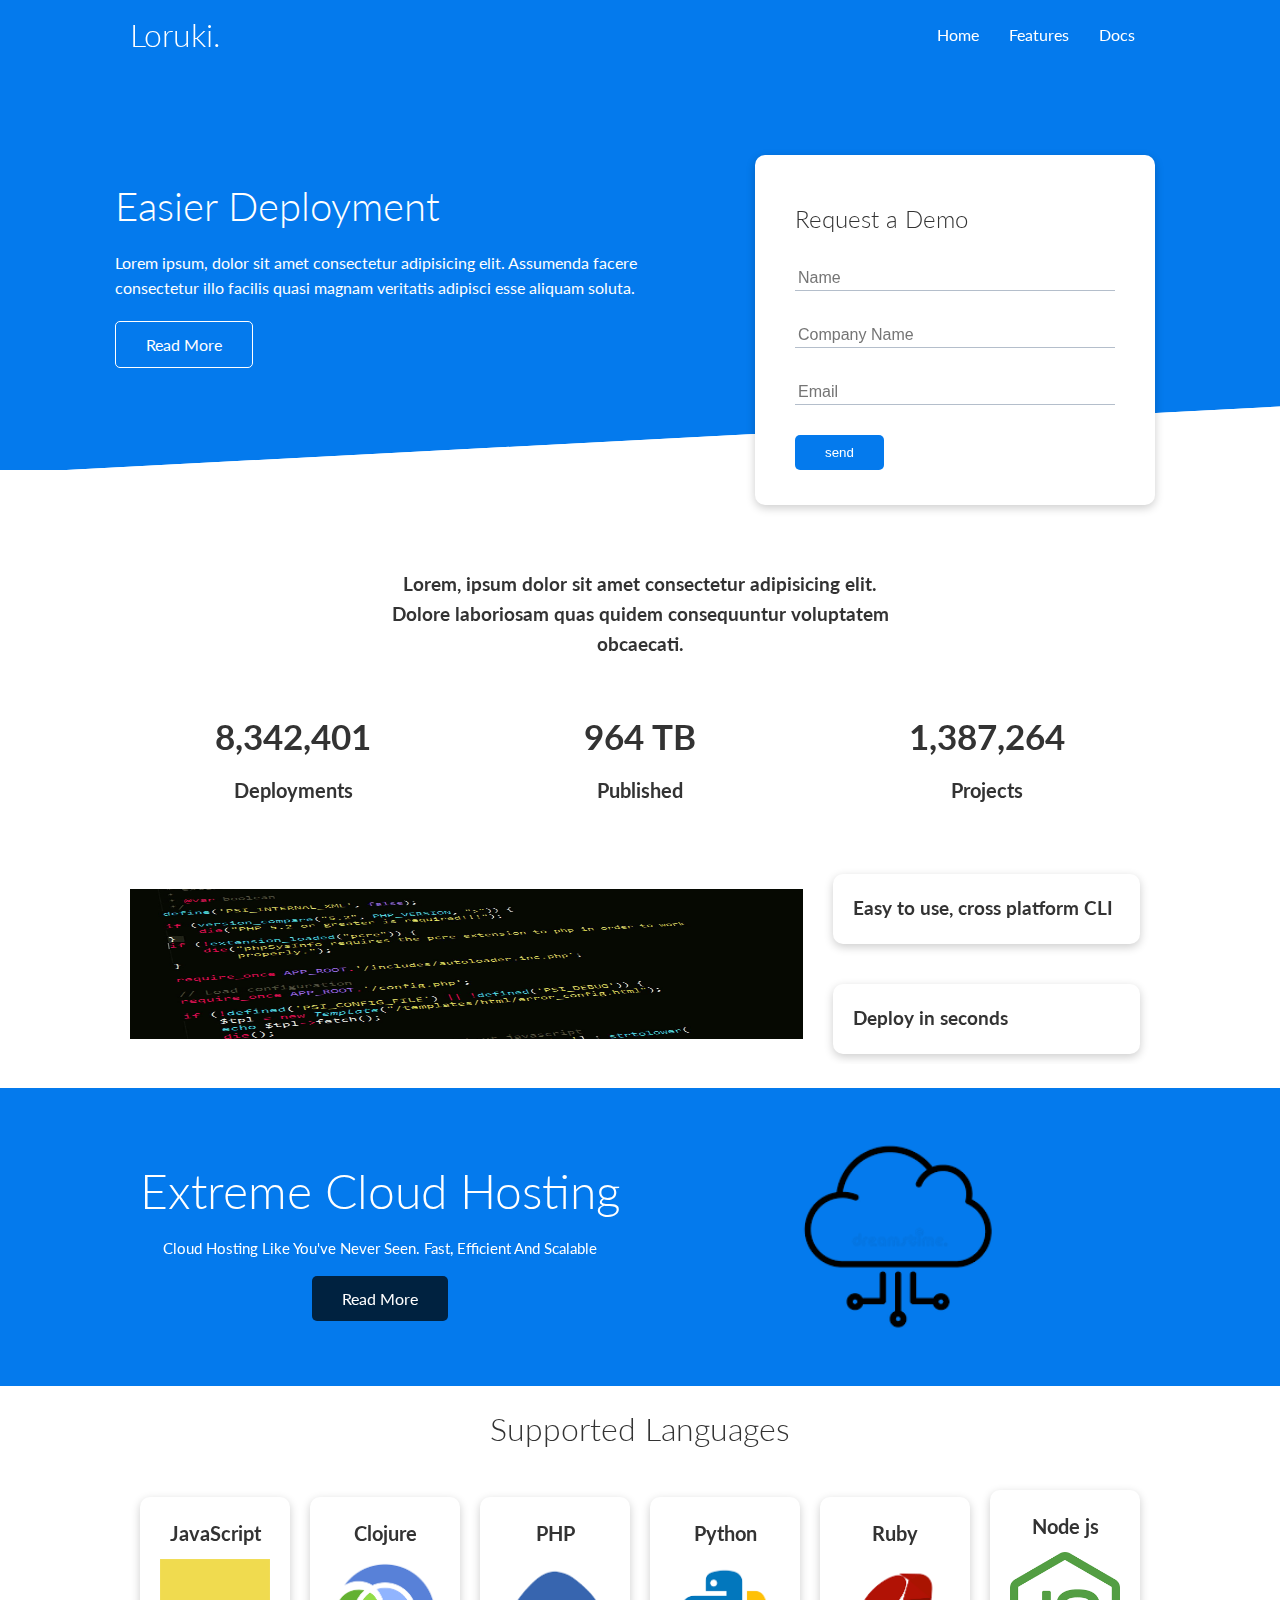
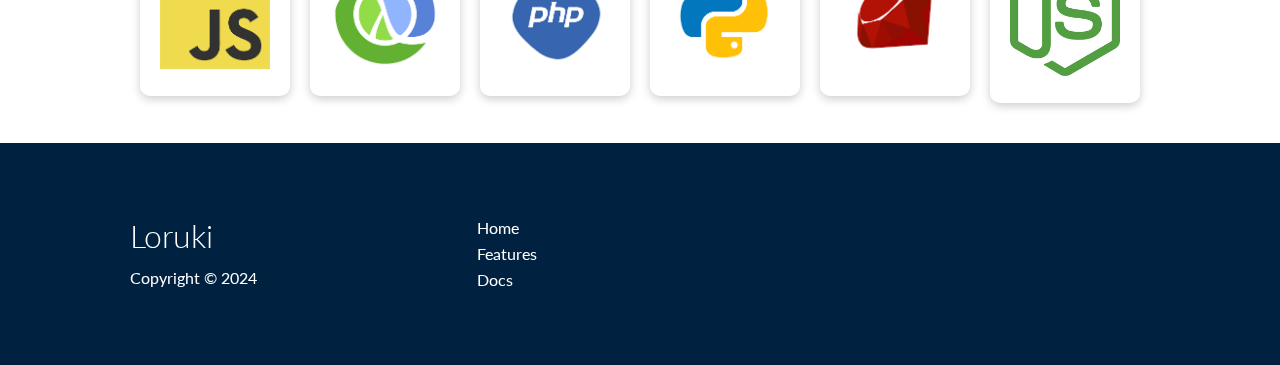
<file: index.html>
<!DOCTYPE html>
<html lang="en">
<head>
    <meta charset="UTF-8">
    <meta name="viewport" content="width=device-width, initial-scale=1.0">
    <title>Responsive Website</title>
    <link rel="stylesheet" href="style.css">
    <link rel="stylesheet" href="https://cdnjs.cloudflare.com/ajax/libs/font-awesome/6.6.0/css/all.min.css" integrity="sha512-Kc323vGBEqzTmouAECnVceyQqyqdsSiqLQISBL29aUW4U/M7pSPA/gEUZQqv1cwx4OnYxTxve5UMg5GT6L4JJg==" crossorigin="anonymous" referrerpolicy="no-referrer" />
</head>
<body>
    <!--NavBar-->
    <div class="navbar">
        <div class="container flex">
            <h1 class="logo">Loruki.</h1>
            <nav>
                <ul>
                    <li><a href="index.html">Home</a></li>
                    <li><a href="features.html">Features</a></li>
                    <li><a href="docs.html">Docs</a></li>
                </ul>
            </nav>
        </div>
    </div>
    <!--ShowCase-->
    <section class="showcase">
        <div class="container grid">
            <div class="showcase-text">
                <h1>Easier Deployment</h1>
                <p>Lorem ipsum, dolor sit amet consectetur adipisicing elit. 
                    Assumenda facere consectetur illo facilis 
                    quasi magnam veritatis adipisci esse aliquam soluta.</p>
                    <a href="features.html" class="btn btn-outline">Read More</a>
            </div>
            <div class="showcase-form card">
                <h2>Request a Demo</h2>
                <form>
                    <div class="form-control">
                        <input type="text" name="name" placeholder="Name" required>
                    </div>
                    <div class="form-control">
                        <input type="text" name="company" placeholder="Company Name" required>
                    </div>
                    <div class="form-control">
                        <input type="email" name="email" placeholder="Email" required>

                    </div>
                    <input type="submit" value="send" class="btn btn-primary">
                </form>
            </div>
        </div>
    </section>
    <!--Stats-->
    <section class="stats">
        <div class="container">
            <h3 class="stats-heading text-center my-1">
                Lorem, ipsum dolor sit amet consectetur adipisicing elit.
                 Dolore laboriosam quas quidem consequuntur voluptatem obcaecati.
            </h3>
            <div class="grid grid-3 text-center my-4">
                <div>
                    <i class="fas fa-server fa-3x"></i>
                    <h3>8,342,401</h3>
                    <p class="text-secondary">Deployments</p>
                </div>
                <div>
                    <i class="fas fa-upload fa-3x"></i>
                    <h3>964 TB</h3>
                    <p class="text-secondary">Published</p>
                </div>
                <div>
                    <i class="fas fa-project-diagram fa-3x"></i>
                    <h3>1,387,264</h3>
                    <p class="text-secondary">Projects</p>
                </div>
            </div>
        </div>
    </section>
    <!--Cli-->
    <section class="cli">
        <div class="container grid">
            <img src="pics/1.jpg" alt="">
            <div class="card">
                <h3>Easy to use, cross platform CLI</h3>
            </div>
            <div class="card">
                <h3>Deploy in seconds</h3>
            </div>
        </div>
    </section>

    <!--Cloud-->
    <section class="cloud bg-primary my-2 py-2">
        <div class="container grid">
            <div class="text-center">
                <h2 class="lg">Extreme Cloud Hosting</h2>
                <p class="lead my-1">Cloud Hosting Like You've Never Seen.
                     Fast, Efficient And Scalable</p>
                     <a href="features.html" class="btn btn-dark">Read More</a>
            </div>
            <img class="i" src="pics/4.png" alt="">
        </div>
    </section>

    <!--Languages-->
    <section class="languages">
        <h2 class="md text-center my-2">Supported Languages</h2>
        <div class="container flex">
            <div class="card">
                <h4>JavaScript</h4>
                <img src="pics/js.png" alt="">
            </div>
            <div class="card">
                <h4>Clojure</h4>
                <img src="pics/clojure.png" alt="">
            </div>
            <div class="card">
                <h4>PHP</h4>
                <img src="pics/php.png" alt="">
            </div>
            <div class="card">
                <h4>Python</h4>
                <img src="pics/python.png" alt="">
            </div>
            <div class="card">
                <h4>Ruby</h4>
                <img src="pics/ruby.png" alt="">
            </div>
            <div class="card">
                <h4>Node js</h4>
                <img src="pics/node.png" alt="">
            </div>
        </div>
    </section>
    <!--Footer-->
    <footer class="footer bg-dark py-5">
        <div class="container grid grid-3">
            <div>
                <h1>Loruki</h1>
                <p>Copyright &copy; 2024</p>
            </div>
            <nav>
                <ul>
                    <li><a href="index.html"></a>Home</li>
                    <li><a href="features.html"></a>Features</li>
                    <li><a href="docs.html"></a>Docs</li>
                </ul>
            </nav>
            <div class="social">
                <a href="#"><i class="fab fa-github fa-2x"></i></a>
                <a href="#"><i class="fab fa-twitter fa-2x"></i></a>
                <a href="#"><i class="fab fa-facebook fa-2x"></i></a>
                <a href="#"><i class="fab fa-instagram fa-2x"></i></a>
            </div>
        </div>
    </footer>
</body>
</html>
</file>
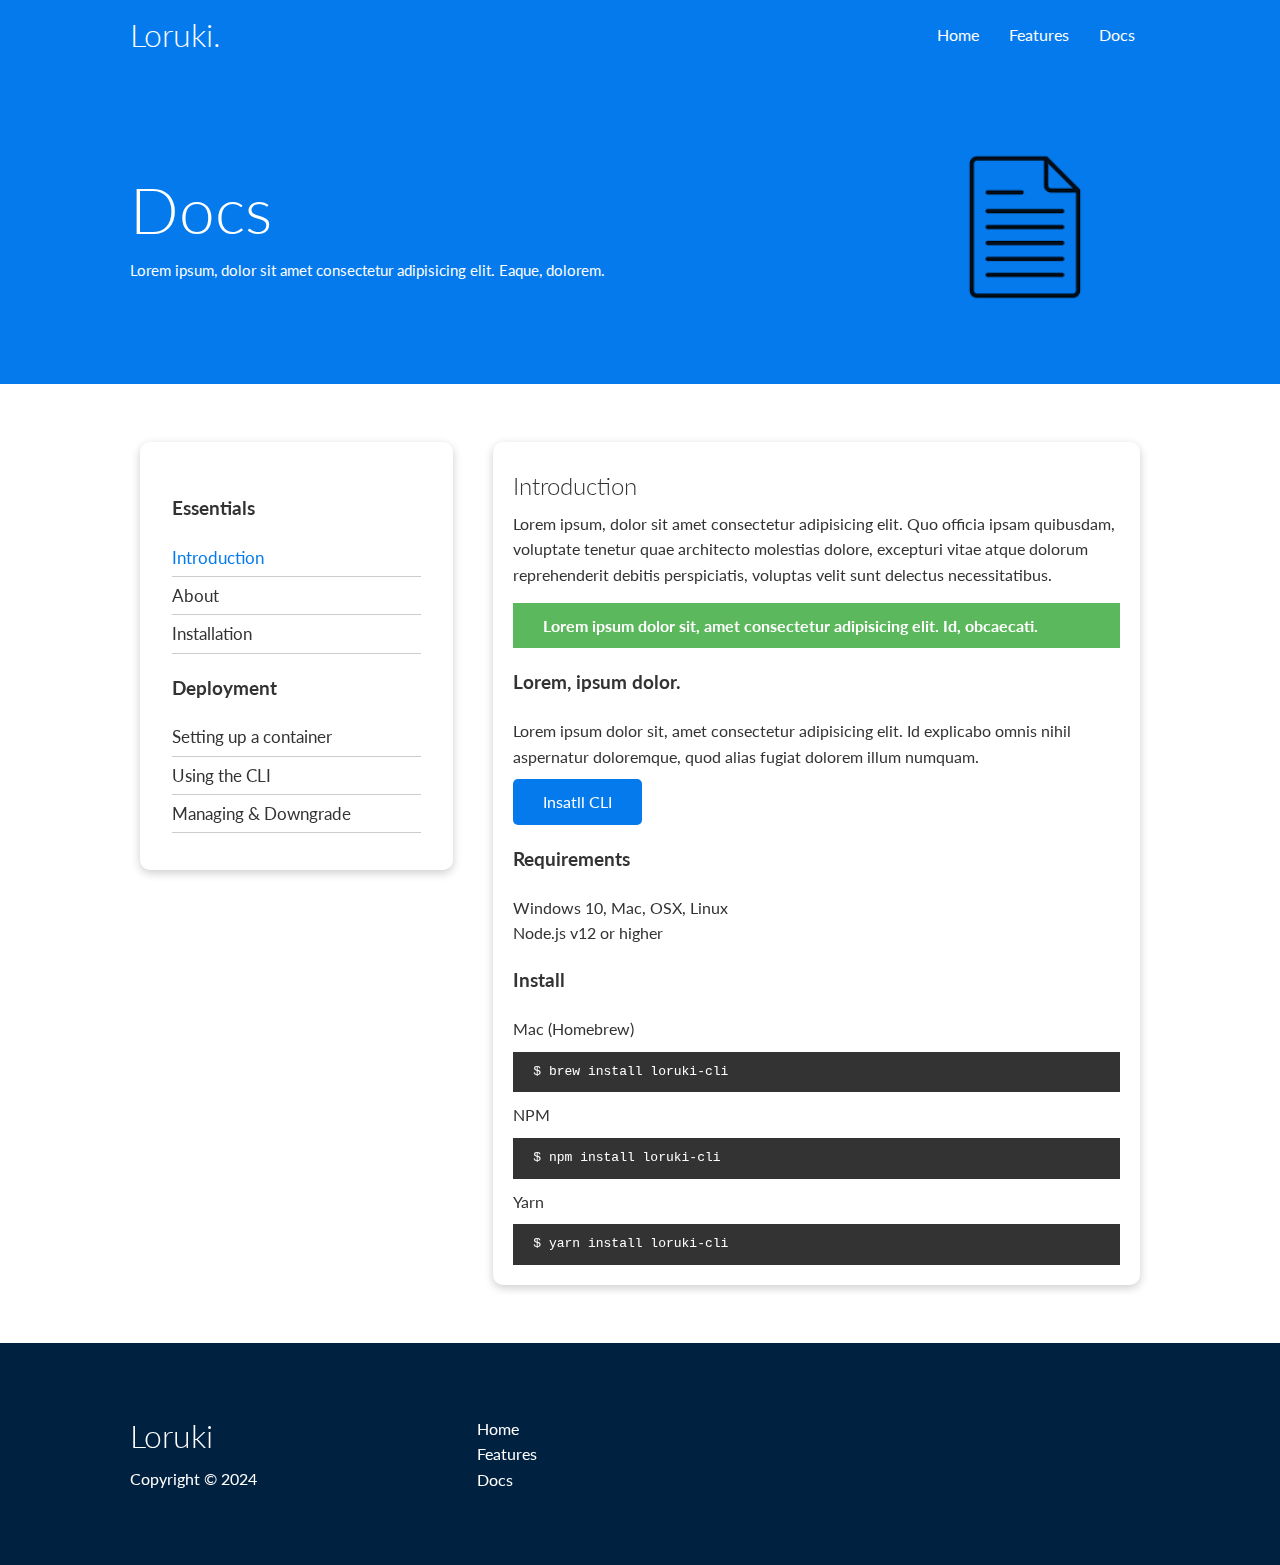
<file: docs.html>
<!DOCTYPE html>
<html lang="en">
<head>
    <meta charset="UTF-8">
    <meta name="viewport" content="width=device-width, initial-scale=1.0">
    <title>Responsive Website</title>
    <link rel="stylesheet" href="style.css">
    <link rel="stylesheet" href="https://cdnjs.cloudflare.com/ajax/libs/font-awesome/6.6.0/css/all.min.css" integrity="sha512-Kc323vGBEqzTmouAECnVceyQqyqdsSiqLQISBL29aUW4U/M7pSPA/gEUZQqv1cwx4OnYxTxve5UMg5GT6L4JJg==" crossorigin="anonymous" referrerpolicy="no-referrer" />
</head>
<body>
    <!--NavBar-->
    <div class="navbar">
        <div class="container flex">
            <h1 class="logo">Loruki.</h1>
            <nav>
                <ul>
                    <li><a href="index.html">Home</a></li>
                    <li><a href="features.html">Features</a></li>
                    <li><a href="docs.html">Docs</a></li>
                </ul>
            </nav>
        </div>
    </div>
    <!-- Head-->
     <section class="docs-head bg-primary py-3">
        <div class="container grid">
            <div>
                <h1 class="xl">Docs</h1>
                <p class="lead">Lorem ipsum, dolor sit amet consectetur
                     adipisicing elit. Eaque, dolorem.</p>
            </div>
            <img src="pics/7.png" alt="" class="ii">
        </div>
     </section>
     <!--Docs main-->
     <section class="docs-main my-4">
        <div class="container grid">
            <div class="card bg-light p-3">
                <h3 class="my-2">Essentials</h3>
                <nav>
                    <ul>
                        <li><a class="text-primary" href="#">Introduction</a></li>
                        <li><a href="#">About</a></li>
                        <li><a href="#">Installation</a></li>
                    </ul>
                </nav>
                <h3 class="my-2">Deployment</h3>
                <nav>
                    <ul>
                        <li><a href="#">Setting up a container</a></li>
                        <li><a href="#">Using the CLI</a></li>
                        <li><a href="#">Managing & Downgrade</a></li>
                    </ul>
                </nav>
            </div>
            <div class="card">
                <h2>Introduction</h2>
                <p>Lorem ipsum, dolor sit amet consectetur adipisicing elit. 
                    Quo officia ipsam quibusdam, voluptate tenetur quae architecto
                     molestias dolore, excepturi vitae atque dolorum reprehenderit
                      debitis perspiciatis, voluptas velit sunt delectus necessitatibus.</p>
                      <div class="alert alert-success">
                        <i class="fas fa-info"></i>Lorem ipsum dolor sit, 
                        amet consectetur adipisicing elit. Id, obcaecati.
                      </div>
                      <h3>Lorem, ipsum dolor.</h3>
                      <p>Lorem ipsum dolor sit, amet consectetur adipisicing elit. Id explicabo omnis nihil aspernatur doloremque,
                         quod alias fugiat dolorem illum numquam.</p>
                         <a href="" class="btn btn-primary">Insatll CLI</a>
                         <h3>Requirements</h3>
                         <ul>
                            <li>Windows 10, Mac, OSX, Linux</li>
                            <li>Node.js v12 or higher</li>
                         </ul>
                         <h3>Install</h3>
                         <p>Mac (Homebrew) </p>
                         <pre><code>$ brew install loruki-cli</code></pre>
                         <p>NPM </p>
                         <pre><code>$ npm install loruki-cli</code></pre>
                         <p>Yarn </p>
                         <pre><code>$ yarn install loruki-cli</code></pre>
            </div>
        </div>
     </section>

    <!--Footer-->
    <footer class="footer bg-dark py-5">
        <div class="container grid grid-3">
            <div>
                <h1>Loruki</h1>
                <p>Copyright &copy; 2024</p>
            </div>
            <nav>
                <ul>
                    <li><a href="index.html"></a>Home</li>
                    <li><a href="features.html"></a>Features</li>
                    <li><a href="docs.html"></a>Docs</li>
                </ul>
            </nav>
            <div class="social">
                <a href="#"><i class="fab fa-github fa-2x"></i></a>
                <a href="#"><i class="fab fa-twitter fa-2x"></i></a>
                <a href="#"><i class="fab fa-facebook fa-2x"></i></a>
                <a href="#"><i class="fab fa-instagram fa-2x"></i></a>
            </div>
        </div>
    </footer>
</body>
</html>
</file>
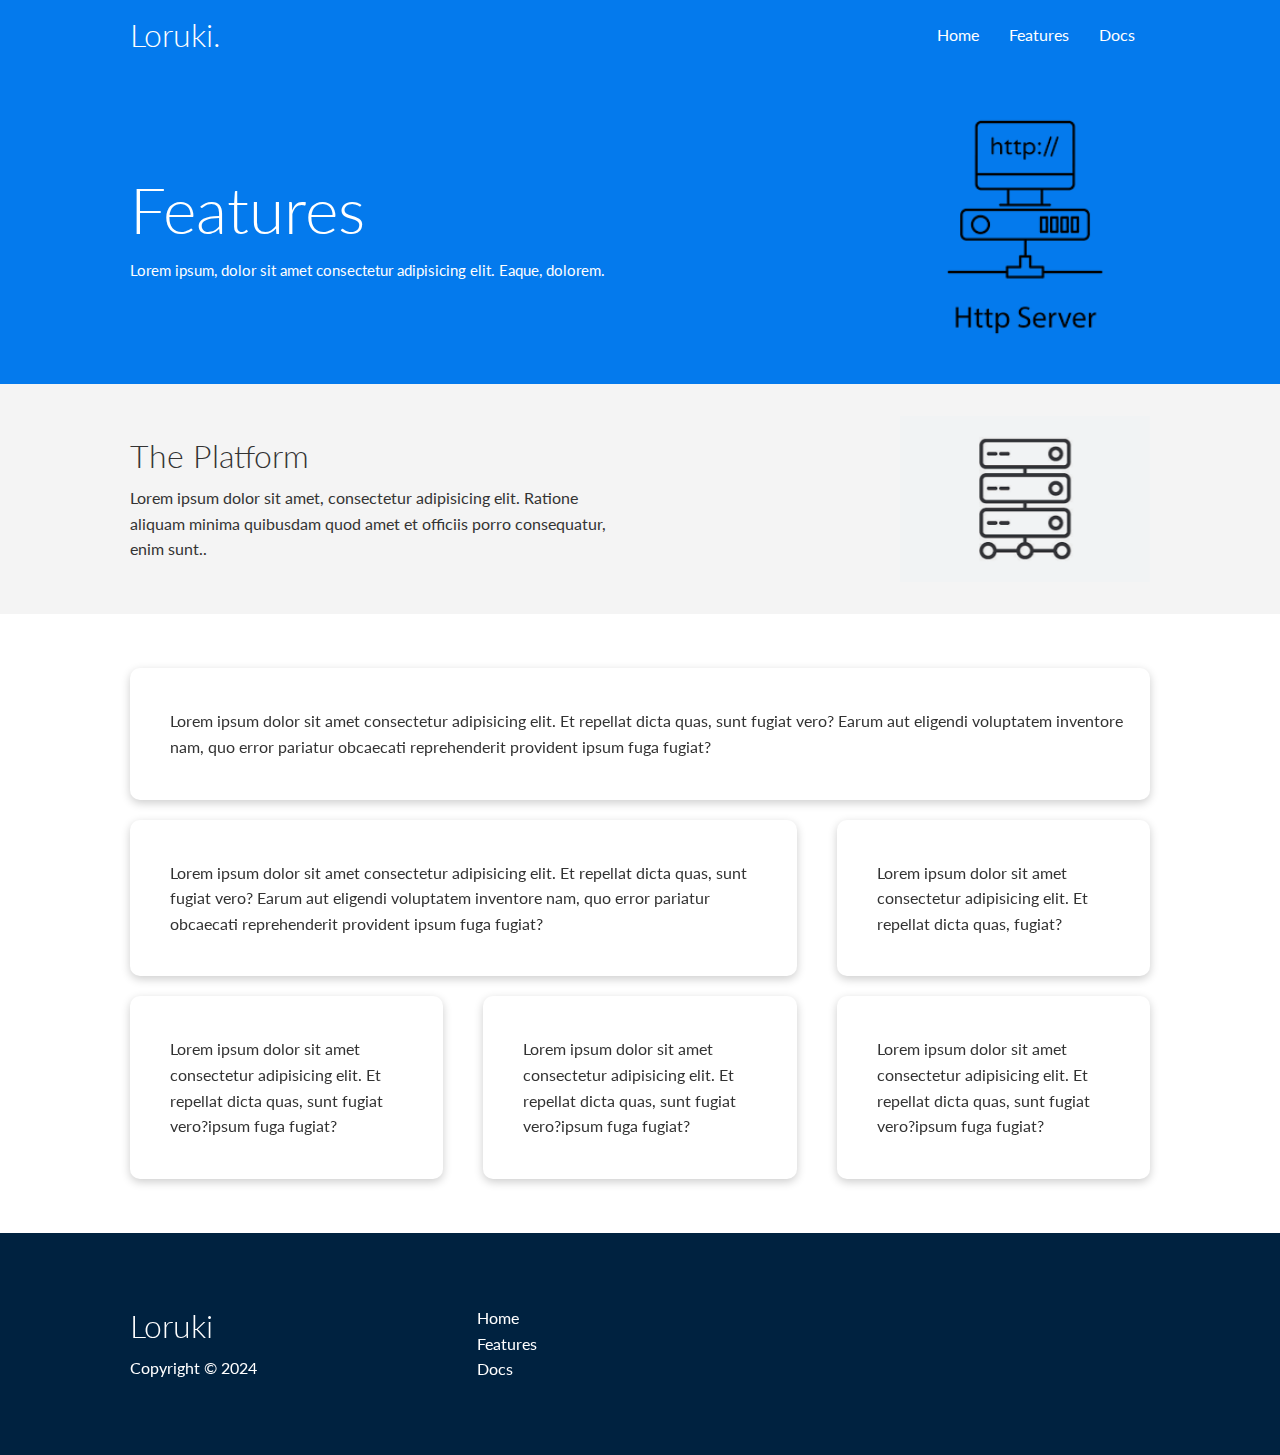
<file: features.html>
<!DOCTYPE html>
<html lang="en">
<head>
    <meta charset="UTF-8">
    <meta name="viewport" content="width=device-width, initial-scale=1.0">
    <title>Responsive Website</title>
    <link rel="stylesheet" href="style.css">
    <link rel="stylesheet" href="https://cdnjs.cloudflare.com/ajax/libs/font-awesome/6.6.0/css/all.min.css" integrity="sha512-Kc323vGBEqzTmouAECnVceyQqyqdsSiqLQISBL29aUW4U/M7pSPA/gEUZQqv1cwx4OnYxTxve5UMg5GT6L4JJg==" crossorigin="anonymous" referrerpolicy="no-referrer" />
</head>
<body>
    <!--NavBar-->
    <div class="navbar">
        <div class="container flex">
            <h1 class="logo">Loruki.</h1>
            <nav>
                <ul>
                    <li><a href="index.html">Home</a></li>
                    <li><a href="features.html">Features</a></li>
                    <li><a href="docs.html">Docs</a></li>
                </ul>
            </nav>
        </div>
    </div>
    <!-- Head-->
     <section class="features-head bg-primary py-3">
        <div class="container grid">
            <div>
                <h1 class="xl">Features</h1>
                <p class="lead">Lorem ipsum, dolor sit amet consectetur
                     adipisicing elit. Eaque, dolorem.</p>
            </div>
            <img src="pics/6.png" alt="" class="ii">
        </div>
     </section>

     <!--sub head-->
     <section class="features-sub-head bg-light py-3">
        <div class="container grid">
            <div>
                <h1 class="md">The Platform</h1>
                <p>Lorem ipsum dolor sit amet, consectetur adipisicing elit.
                     Ratione aliquam minima quibusdam quod amet et officiis porro consequatur,
                      enim sunt..</p>
            </div>
            <img src="pics/5.png" alt="" class="ii">
        </div>
     </section>

     <section class="features-main my-2">
        <div class="container grid grid-3">
            <div class="card flex">
                <i class="fas fa-server fa-3x"></i>
                <p>Lorem ipsum dolor sit amet consectetur adipisicing elit.
                     Et repellat dicta quas, sunt fugiat vero? Earum aut
                      eligendi voluptatem inventore nam, quo error pariatur
                       obcaecati reprehenderit provident ipsum fuga fugiat?</p>
            </div>
            <div class="card flex">
                <i class="fas fa-power-off fa-3x"></i>
                <p>Lorem ipsum dolor sit amet consectetur adipisicing elit.
                     Et repellat dicta quas, sunt fugiat vero? Earum aut
                      eligendi voluptatem inventore nam, quo error pariatur
                       obcaecati reprehenderit provident ipsum fuga fugiat?</p>
            </div>
            <div class="card flex">
                <i class="fas fa-upload fa-3x"></i>
                <p>Lorem ipsum dolor sit amet consectetur adipisicing elit.
                     Et repellat dicta quas,  fugiat?</p>
            </div>
            <div class="card flex">
                <i class="fas fa-database fa-3x"></i>
                <p>Lorem ipsum dolor sit amet consectetur adipisicing elit.
                     Et repellat dicta quas, sunt fugiat vero?ipsum fuga fugiat?</p>
            </div>
            <div class="card flex">
                <i class="fas fa-laptop-code fa-3x"></i>
                <p>Lorem ipsum dolor sit amet consectetur adipisicing elit.
                     Et repellat dicta quas, sunt fugiat vero?ipsum fuga fugiat?</p>
            </div>
            <div class="card flex">
                <i class="fas fa-network-wired fa-3x"></i>
                <p>Lorem ipsum dolor sit amet consectetur adipisicing elit.
                     Et repellat dicta quas, sunt fugiat vero?ipsum fuga fugiat?</p>
            </div>
        </div>
     </section>

    <!--Footer-->
    <footer class="footer bg-dark py-5">
        <div class="container grid grid-3">
            <div>
                <h1>Loruki</h1>
                <p>Copyright &copy; 2024</p>
            </div>
            <nav>
                <ul>
                    <li><a href="index.html"></a>Home</li>
                    <li><a href="features.html"></a>Features</li>
                    <li><a href="docs.html"></a>Docs</li>
                </ul>
            </nav>
            <div class="social">
                <a href="#"><i class="fab fa-github fa-2x"></i></a>
                <a href="#"><i class="fab fa-twitter fa-2x"></i></a>
                <a href="#"><i class="fab fa-facebook fa-2x"></i></a>
                <a href="#"><i class="fab fa-instagram fa-2x"></i></a>
            </div>
        </div>
    </footer>
</body>
</html>
</file>
<file: style.css>
@import url('https://fonts.googleapis.com/css2?family=Lato:wght@300&display=swap');

:root {
    --primary-color:#047aed;
    --secondary-color:#1c3fa8;
    --dark-color:#002240;
    --light-color:#f4f4f4;
    --success-color:#5cb85c;
    --error-color:#d9534f;
}

* {
    box-sizing: border-box;
    margin: 0;
    padding: 0;
}
body {
font-family: 'lato', sans-serif;
color: #333;
line-height: 1.6;
}
ul {
    list-style-type: none;
}
a {
    text-decoration: none;
    color: #333;
}
h1, h2 {
    font-weight: 300;
    line-height: 1.2;
    margin: 10px 0;
}
p {
    margin: 10px 0;
}
img {
    width: 100%;
}
/* navbar */
.navbar {
    background-color:var(--primary-color) ;
    color: #fff;
    height: 70px;
}
.navbar ul {
    display: flex;
}
.navbar a {
    color: #fff;
    padding: 10px;
    margin: 0 5px;
}
.navbar a:hover {
    border-bottom: 2px #fff solid;
}
.navbar .flex {
    justify-content: space-between;
}
/* Utilities */
.container {
    max-width: 1100px;
    margin: 0 auto;
    overflow: auto;
    padding: 0 40px;
}
.flex {
    display: flex;
    justify-content: space-between;
    align-items: center;
    height: 100%;
}
.btn {
    display: inline-block;
    padding: 10px 30px;
    cursor: pointer;
    background-color: var(--primary-color);
    color: #fff;
    border: none;
    border-radius: 5px;
}
.btn-outline {
    background-color: transparent;
    border: 1px #fff solid;
}
.btn:hover {
    transform: scale(0.98);
}

/*Background & colored buttons*/
.bg-primary, .btn-primary {
    background-color: var(--primary-color);
    color: #fff;
}
.bg-secondary, .btn-secondary {
    background-color: var(--secondary-color);
    color: #fff;
}
.bg-dark, .btn-dark {
    background-color: var(--dark-color);
    color: #fff;
}
.bg-light, .btn-light {
    background-color: var(--light-color);
    color: #333;
}
.bg-primary a, .btn-primary a,.bg-secondary a, .btn-secondary a,
.bg-dark a, .btn-dark a,.bg-light a, .btn-light a {
    color: #fff;
}

.card {
    background-color: #fff;
    color: #333;
    border-radius: 10px;
    box-shadow: 0 3px 10px rgba(0, 0, 0, 0.2);
    padding: 20px;
    margin: 10px;
}
 /* Showcase */
 .showcase {
    background-color: var(--primary-color);
    height: 400px;
    color: #fff;
    position: relative;
 }
 .showcase h1 {
    font-size: 40px;
 }
 .showcase p {
    margin: 20px 0;
 }
 .showcase-text {
    animation: slideInFromLeft 1s ease-in;
 }
 .showcase .grid {
    grid-template-columns: 55% 45%;
    gap: 30px;
    overflow: visible;
 }
 .showcase-form {
    position: relative;
    top: 60px;
    height: 350px;
    width: 400px;
    padding: 40px;
    z-index: 100;
    justify-self: flex-end;
    animation: slideInFromRight 1s ease-in;
 }
 .showcase-form .form-control {
    margin:  30px 0;
 }
.showcase-form input[type='text'],
.showcase-form input[type='email'] {
    border: 0;
    border-bottom: 1px solid #b4becb;
    width: 100%;
    padding: 3px;
    font-size: 16px;
}
.showcase-form input:focus {
    outline: none;
}
.showcase::before,
.showcase::after {
content: '';
position: absolute;
height: 100px;
bottom: -70px;
right: 0;
left: 0;
background: #fff;
transform: skewY(-3deg);
-webkit-transform: skewY(-3deg);
-moz-transform: skewY(-3deg);
-ms-transform: skewY(-3deg);
}
 .grid {
    display: grid;
    grid-template-columns: repeat(2, 1fr);
    gap: 20px;
    justify-content: center;
    align-items: center;
    height: 100%;
 }

 /* Stats */
 .stats {
    padding-top: 100px;
    animation: slideInFromBottom 1s ease-in;
 }
 .grid-3 {
    grid-template-columns: repeat(3, 1fr);
 }
 .text-center {
    text-align: center;
 }
 .container .stats-heading {
    max-width: 500px;
    text-wrap: wrap;
    margin: auto;
 }
.stats .grid h3 {
    font-size: 35px;
}
.stats .grid p {
    font-size: 20px;
    font-weight: bold;
}

 /*Margin*/
 .my-1 {
    margin: 1rem 0;
 }
 .my-2 {
    margin: 1.5rem 0;
 }
 .my-3 {
    margin: 2rem 0;
 }
 .my-4 {
    margin: 3rem 0;
 }
.my-5 {
    margin: 4rem 0;
}
.m-1 {
    margin: 1rem;
 }
 .m-2 {
    margin: 1.5rem;
 }
 .m-3 {
    margin: 2rem;
 }
 .m-4 {
    margin: 3rem;
 }
.m-5 {
    margin: 4rem;
}
/*Padding*/
.py-1 {
    padding: 1rem 0;
 }
 .py-2 {
    padding: 1.5rem 0;
 }
 .py-3 {
    padding: 2rem 0;
 }
 .py-4 {
    padding: 3rem 0;
 }
.py-5 {
    padding: 4rem 0;
}
.p-1 {
    padding: 1rem;
 }
 .p-2 {
    padding: 1.5rem;
 }
 .p-3 {
    padding: 2rem;
 }
 .p-4 {
    padding: 3rem;
 }
.p-5 {
    padding: 4rem;
}

/*CLI*/

.cli .grid > *:first-child {
    height: 150px;
    grid-column: 1 / span 2;
    grid-row: 1 / span 2;
}
.cli .grid {
    grid-template-columns: repeat(3, 1fr);
    grid-template-rows: repeat(2, 1fr);
    
}


/*Cloud*/
.cloud .grid .i {
    mix-blend-mode: multiply;
   
}
.cloud .grid img {
    height: 250px;
    width: 250px;
   margin: auto;
}
.lead {
    font-size: 15px;
}
.sm {
    font-size: 1rem;
}
.md {
    font-size: 2rem;
}
.lg {
    font-size: 3rem;
}
.xl {
    font-size: 4rem;
}


/*Languages*/
.languages .flex {
    grid-template-columns: repeat(6, 1fr);
    display: grid;  
}
.languages .card {
    text-align: center;
    margin: 18px 10px 40px;
    transition: transform 0.2s ease-in ;
}
.languages .card h4 {
    font-size: 20px;
    margin-bottom: 10px;
}

.languages .card:hover {
    transform: translateY(-15px);
}

/*footer*/
.footer .social a {
    margin: 0 10px;
}
.footer li {
    cursor: pointer;
}

/*Features*/

.features-head img {
    mix-blend-mode: multiply;
    width: 250px;
    justify-self: flex-end;
}
.features-sub-head img {
    mix-blend-mode: multiply;
    width: 250px;
    justify-self: flex-end;
}

.features-main .card > i {
    margin: 0 10px;
}
.features-main .grid {
    padding: 30px;
    margin-bottom: 5px;
}
.features-main .grid > *:first-child {
    grid-column: 1 / span 3;
}
.features-main .grid > *:nth-child(2) {
    grid-column: 1 / span 2;
}


/*Docs*/
.docs-head img {
    mix-blend-mode: multiply;
    justify-self: flex-end;
    width: 250px;
}
.docs-main .bg-light  a {
    color: #333;
}
.docs-main h3 {
    margin: 20px 0;
}
.docs-main .grid {
    grid-template-columns: 1fr 2fr;
    align-items: flex-start;
}
.docs-main nav li {
    font-size: 17px;
    padding-bottom: 5px;
    margin-bottom: 5px;
    border-bottom:1px #ccc solid ;
}
.docs-main a:hover {
    font-weight: bold;
}
/*Alert*/
.alert {
    background-color: var(--light-color);
    padding: 10px 20px;
    font-weight: bold;
    margin: 15px 0;
}
.alert i {
    margin-right: 10px;
}
.alert-success {
    background-color: var(--success-color);
    color: #fff;
}
.alert-error {
    background-color: var(--error-color);
    color: #fff;
}
code, pre {
    background: #333;
    color: #fff;
    padding: 10px;
}
 .docs-main .card .text-primary {
    color: var(--primary-color);
}





/* Tablets and under */
@media(max-width: 768px) {
    .grid,
    .showcase .grid,
    .stats .grid,
    .cli .grid,
    .cloud .grid,
    .features-main .grid,
    .docs-main .grid {
        grid-template-columns: 1fr;
        grid-template-rows: 1fr;
    }
    .showcase {
        height: auto;
    }
    .showcase-text {
        text-align: center;
        margin-top: 40px;
        animation: slideInFromTop 1s ease-in;
    }
    .showcase-form {
        justify-content: center;
        margin: auto;
        animation: slideInFromBottom 1s ease-in;
    }
   
    .cli .grid > *:first-child {
        grid-column: 1 ;
        grid-row: 1 ;
    }
    .languages .flex {
        grid-template-columns: repeat(3, 1fr);
        display: grid; 
    }
    .features-head,
    .features-sub-head,
    .docs-head {
        text-align: center;
    }
    .features-head img,
    .features-sub-head img,
    .docs-head img {
        justify-self: center;
    }
    .features-main .grid > *:first-child,
    .features-main .grid > *:nth-child(2) {
        grid-column: 1;
    }
}


/* Mobile */
@media(max-width: 500px) {
    .navbar {
        height: 110px;
    }
    .navbar .flex {
        flex-direction: column;
    }
    .navbar ul {
        padding: 10px;
        background-color: rgba(0, 0, 0, 0.1);
    }
    .languages .flex {
        grid-template-columns: repeat(2, 1fr);
        display: grid;  
    }
}




/*Animation*/

@keyframes slideInFromLeft {
    0% {
        transform: translateX(-100%);
    }
    100% {
        transform: translateX(0);
    }
}
@keyframes slideInFromRight {
    0% {
        transform: translateX(100%);
    }
    100% {
        transform: translateX(0);
    }
}
@keyframes slideInFromTop {
    0% {
        transform: translateY(-100%);
    }
    100% {
        transform: translateX(0);
    }
}
@keyframes slideInFromBottom{
    0% {
        transform: translateY(100%);
    }
    100% {
        transform: translateX(0);
    }
}
</file>
